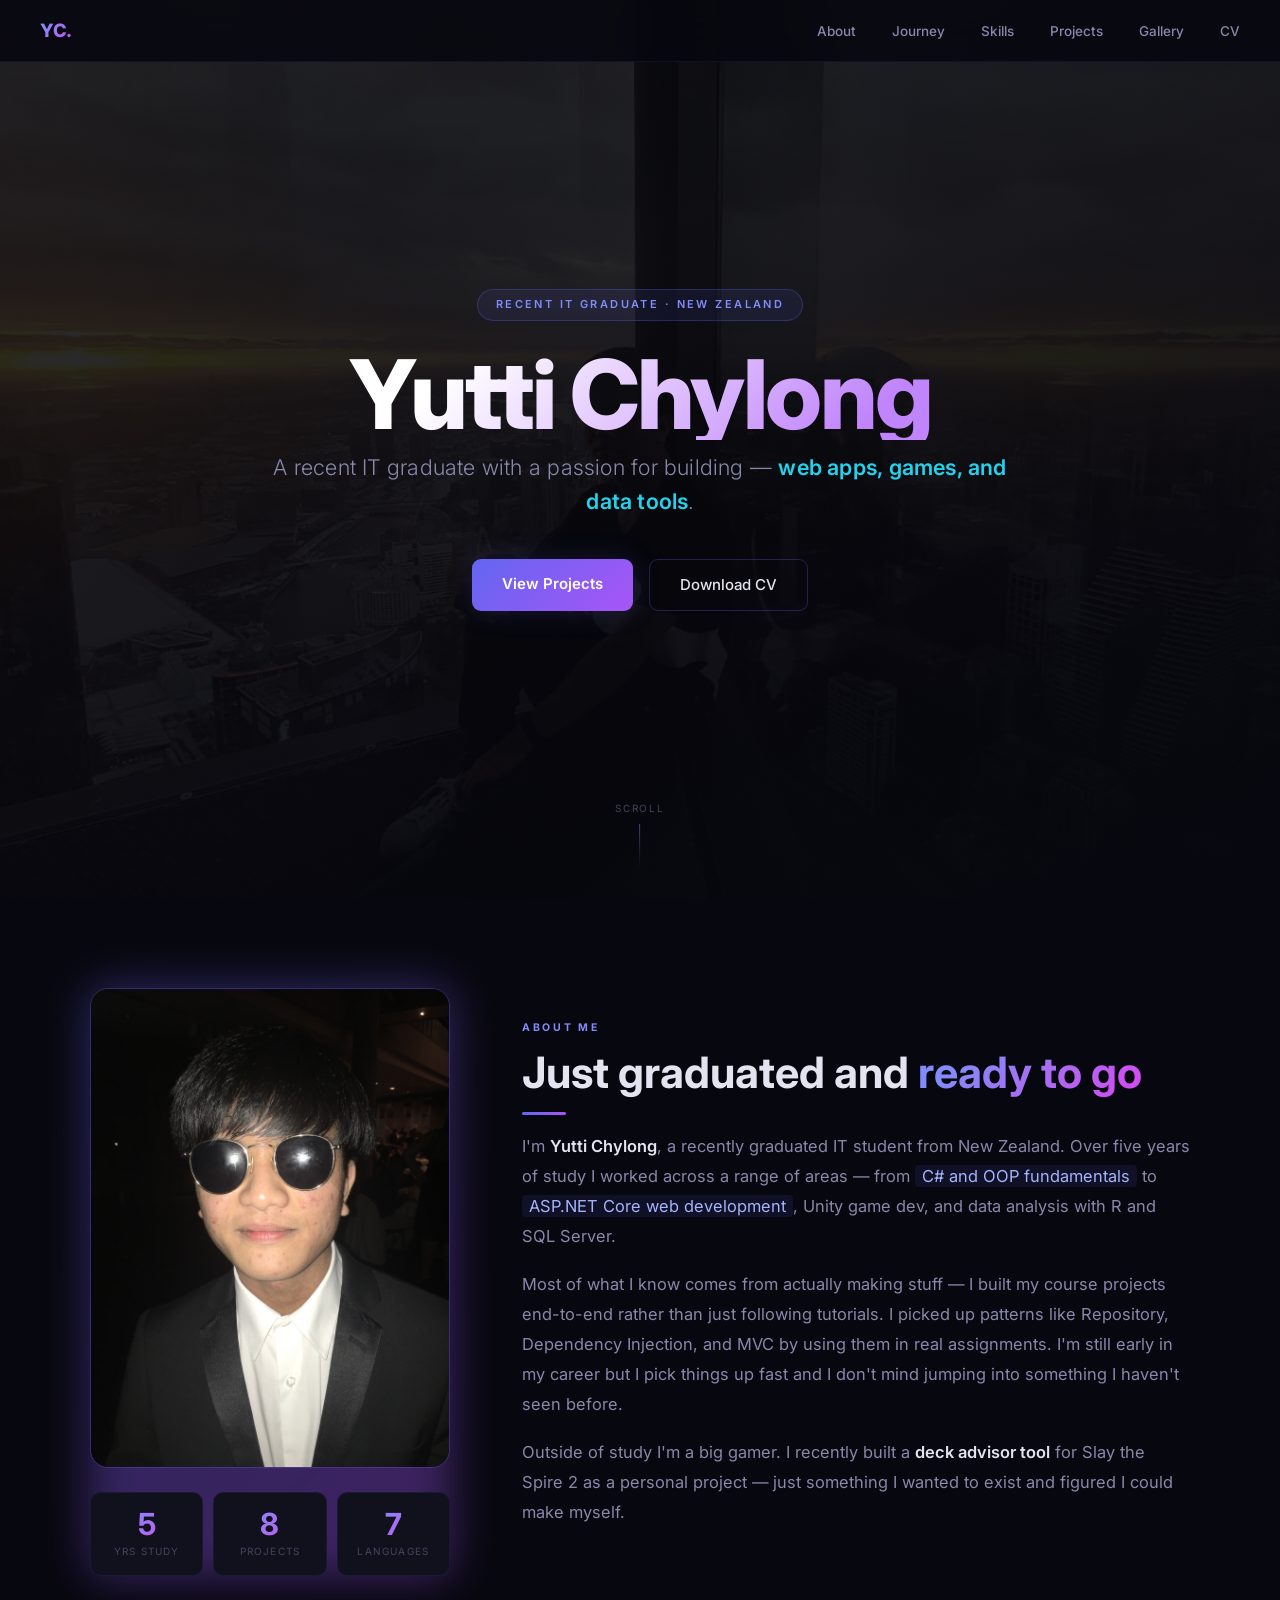
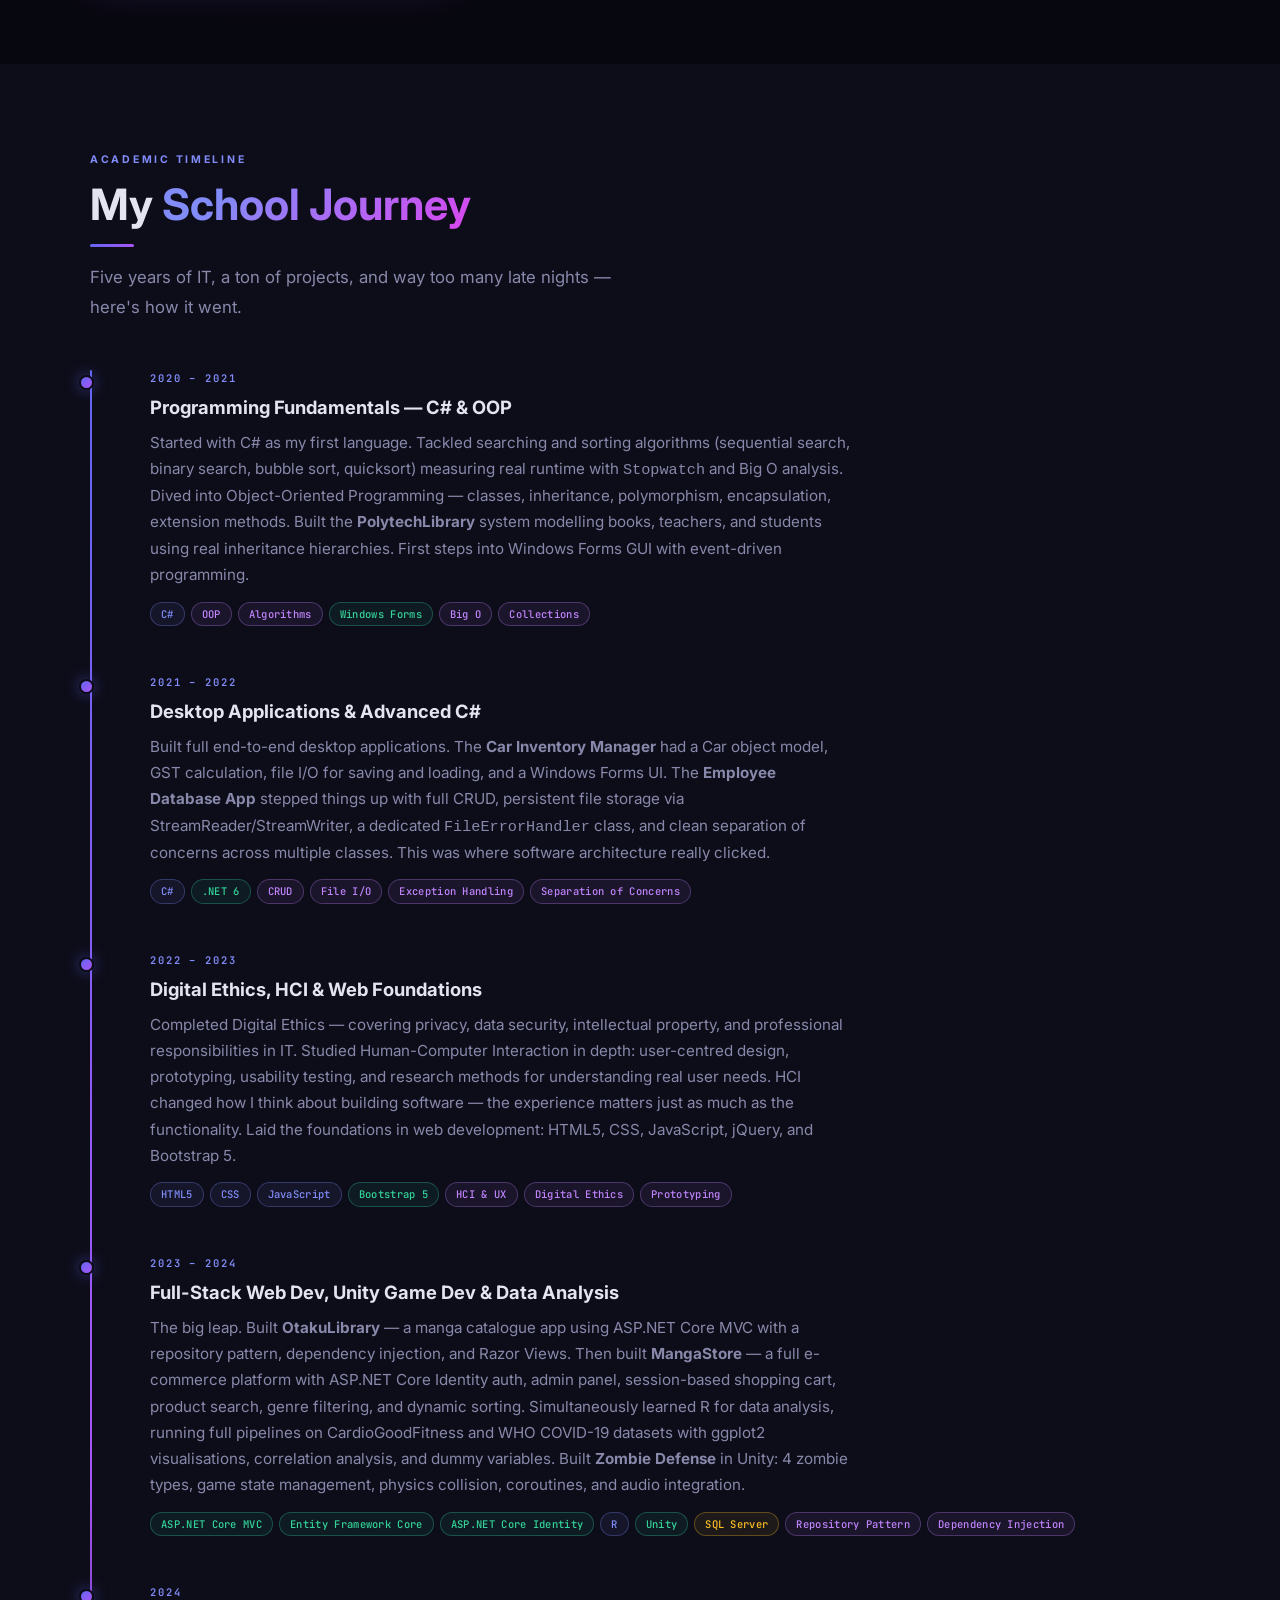
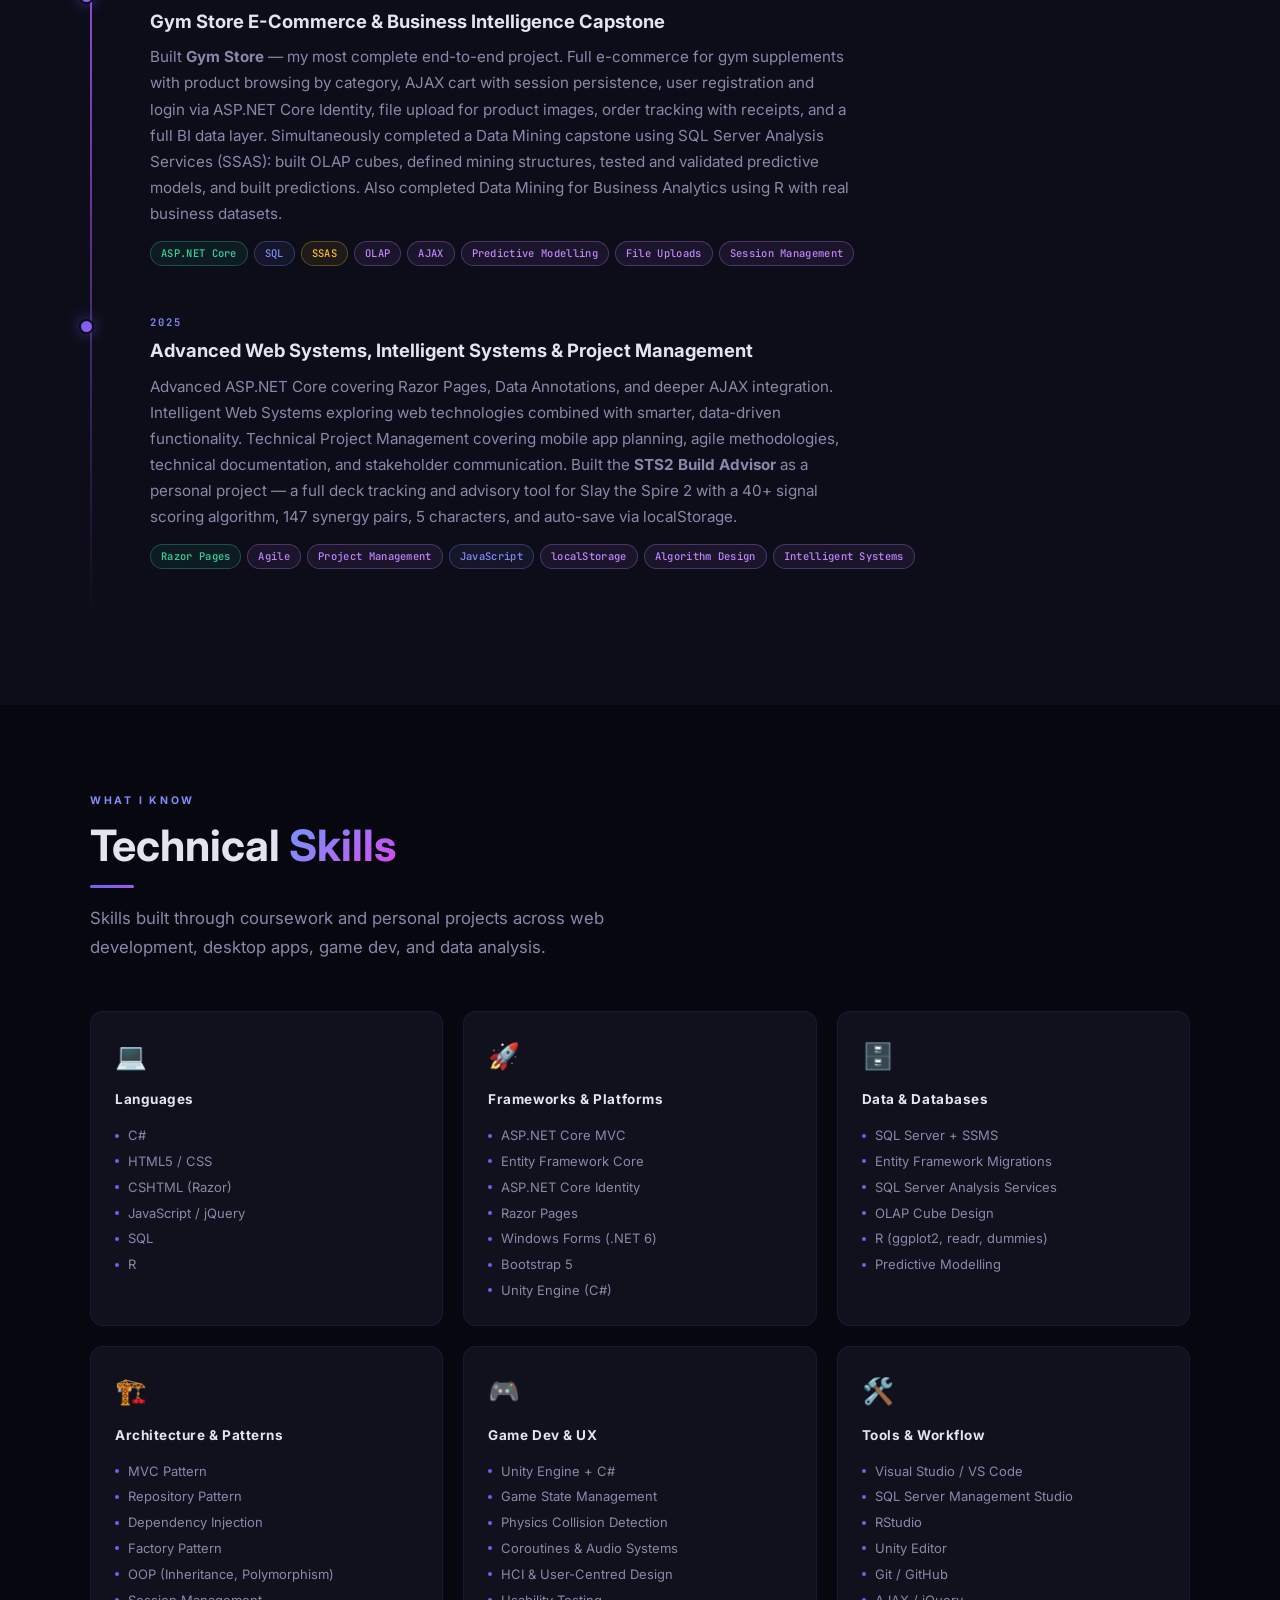
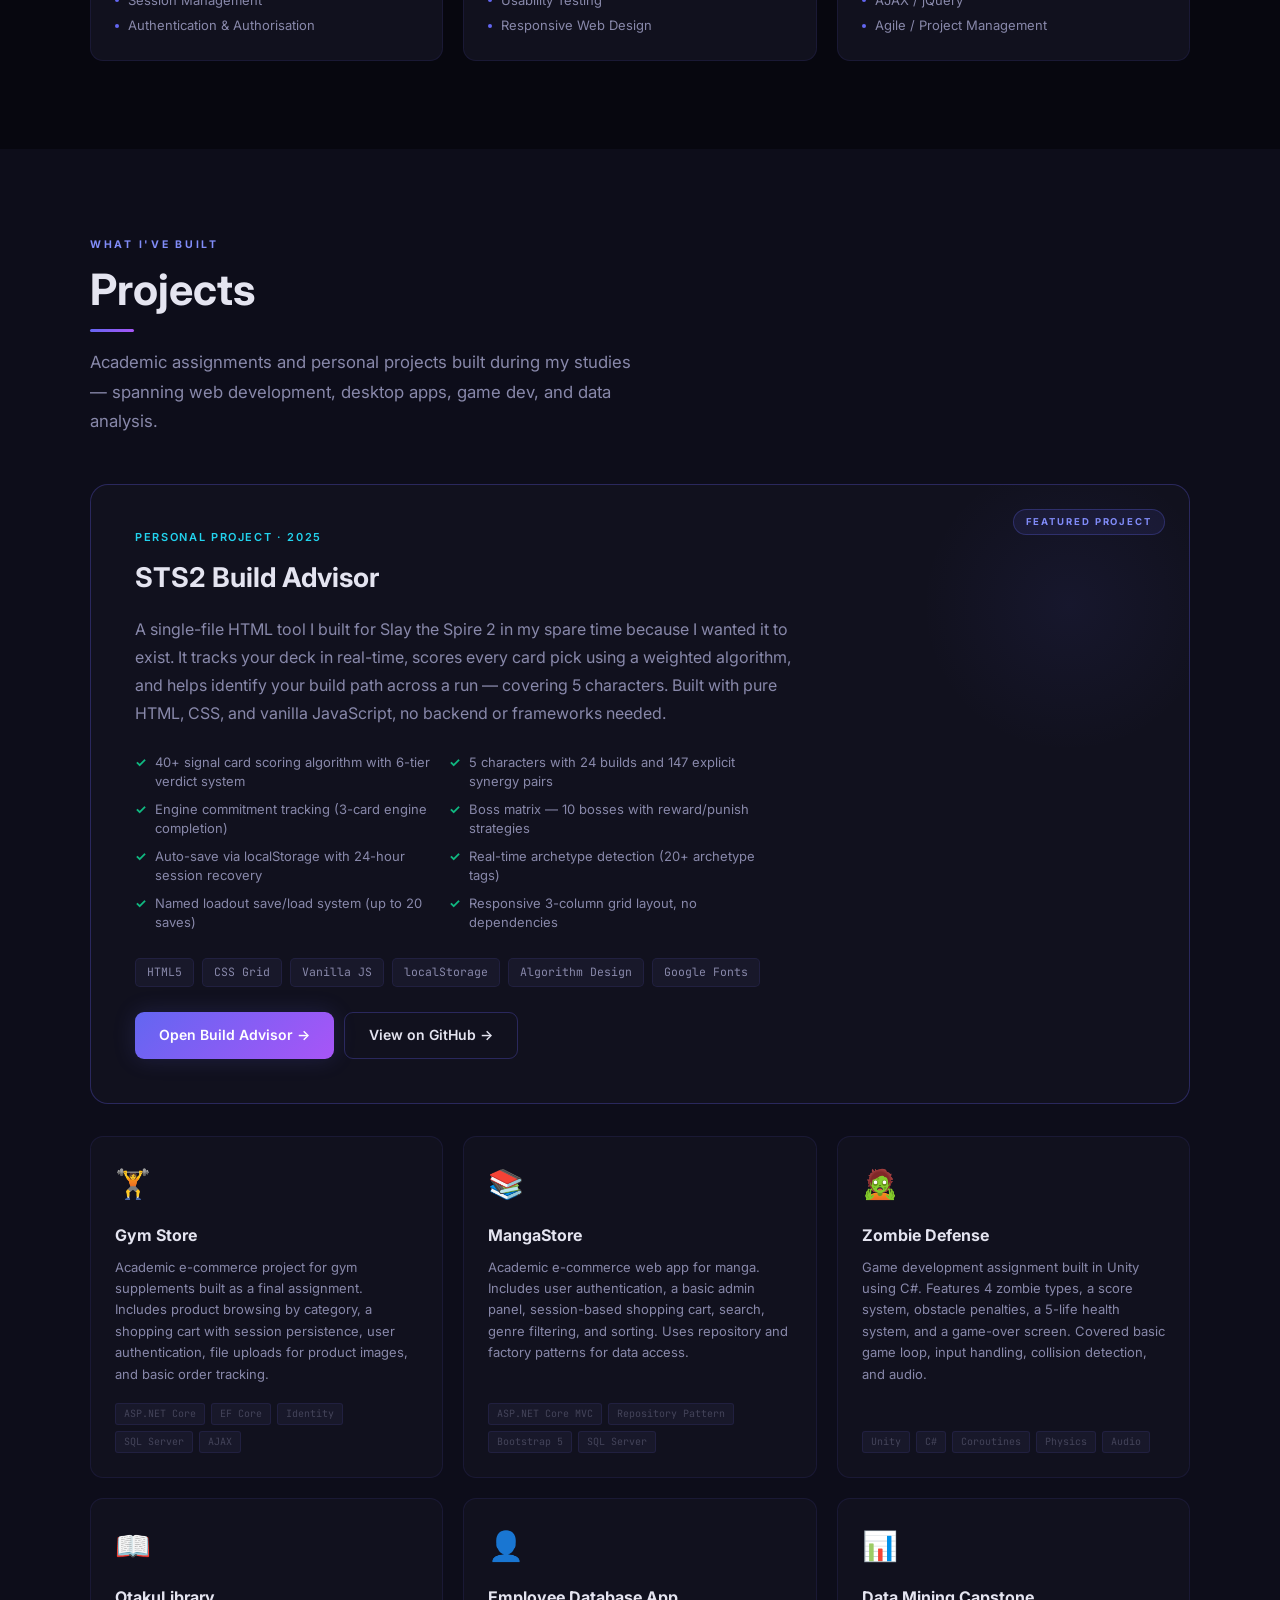
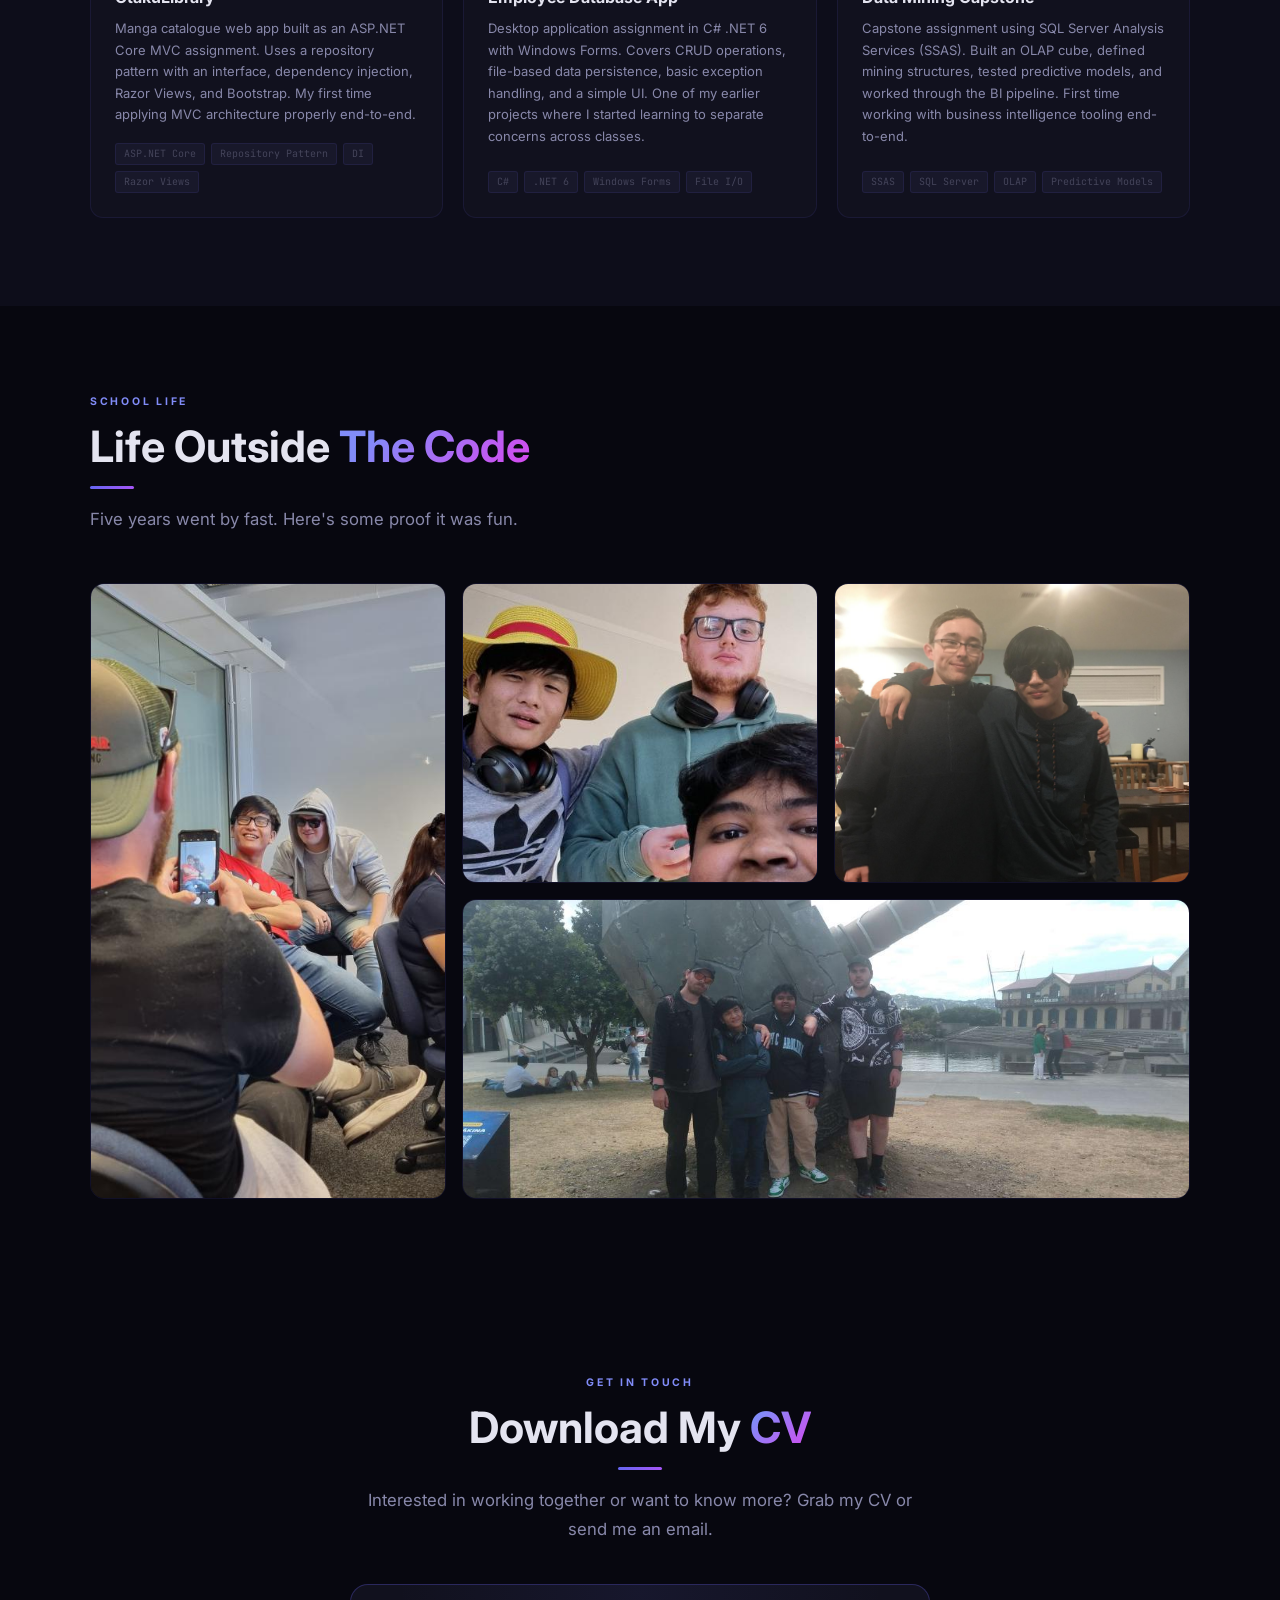
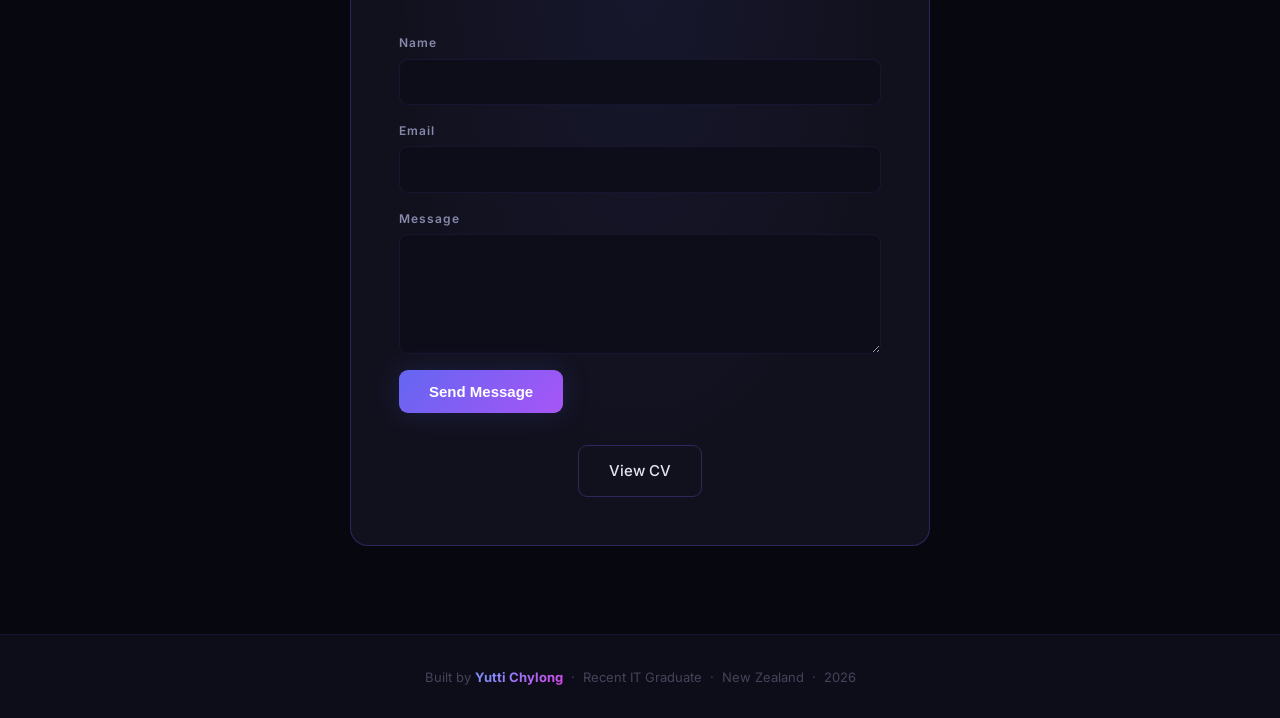
<file: index.html>
<!DOCTYPE html>
<html lang="en">
<head>
<meta charset="UTF-8">
<meta name="viewport" content="width=device-width, initial-scale=1.0">
<title>Yutti Chylong — IT Developer & Student</title>
<link rel="preconnect" href="https://fonts.googleapis.com">
<link rel="preconnect" href="https://fonts.gstatic.com" crossorigin>
<link href="https://fonts.googleapis.com/css2?family=Inter:wght@300;400;500;600;700;800&family=JetBrains+Mono:wght@400;500&display=swap" rel="stylesheet">
<style>
/* ===== RESET & VARIABLES ===== */
*, *::before, *::after { box-sizing: border-box; margin: 0; padding: 0; }
:root {
  --bg: #07070f;
  --bg2: #0d0d1a;
  --surface: #11111e;
  --surface2: #18182a;
  --border: rgba(110, 100, 255, 0.1);
  --border-bright: rgba(110, 100, 255, 0.28);
  --accent: #6366f1;
  --accent2: #a855f7;
  --teal: #22d3ee;
  --glow: rgba(99, 102, 241, 0.18);
  --text: #e4e4f0;
  --text-dim: #8888aa;
  --text-muted: #44445a;
  --green: #10b981;
  --amber: #f59e0b;
  --gradient: linear-gradient(135deg, #6366f1, #a855f7);
  --gradient-text: linear-gradient(135deg, #818cf8 20%, #d946ef 100%);
}
html { scroll-behavior: smooth; }
body {
  background: var(--bg);
  color: var(--text);
  font-family: 'Inter', -apple-system, BlinkMacSystemFont, sans-serif;
  font-size: 16px;
  line-height: 1.6;
  overflow-x: hidden;
}
img { max-width: 100%; height: auto; display: block; }
a { color: inherit; text-decoration: none; }
::-webkit-scrollbar { width: 5px; }
::-webkit-scrollbar-track { background: var(--bg2); }
::-webkit-scrollbar-thumb { background: var(--border-bright); border-radius: 3px; }

/* ===== NAV ===== */
nav {
  position: fixed; top: 0; left: 0; right: 0; z-index: 1000;
  padding: 1rem 2.5rem;
  display: flex; align-items: center; justify-content: space-between;
  background: rgba(7, 7, 15, 0.85);
  backdrop-filter: blur(24px);
  border-bottom: 1px solid var(--border);
}
.nav-logo {
  font-weight: 800; font-size: 1.15rem;
  background: var(--gradient-text);
  -webkit-background-clip: text; -webkit-text-fill-color: transparent; background-clip: text;
  letter-spacing: -0.02em;
}
.nav-links { display: flex; gap: 2.25rem; list-style: none; }
.nav-links a { font-size: 13.5px; color: var(--text-dim); font-weight: 500; transition: color 0.2s; }
.nav-links a:hover, .nav-links a.active { color: var(--text); }
.nav-links a.active { color: #818cf8; }

/* ===== HERO ===== */
.hero {
  min-height: 100vh; position: relative;
  display: flex; align-items: center; justify-content: center; overflow: hidden;
}
.hero-bg {
  position: absolute; inset: 0;
  background: url('Photoes/36065-10235-16605-54939-28997.webp') center/cover no-repeat;
  filter: brightness(0.28) saturate(0.7);
  transform: scale(1.04);
}
.hero-overlay {
  position: absolute; inset: 0;
  background: linear-gradient(160deg, rgba(7,7,15,0.3) 0%, rgba(7,7,15,0.6) 50%, var(--bg) 100%);
}
.hero-content {
  position: relative; z-index: 1;
  text-align: center; padding: 2rem;
  max-width: 820px;
  animation: fadeUp 0.9s cubic-bezier(0.22, 1, 0.36, 1) both;
}
.hero-tag {
  display: inline-block;
  font-size: 11px; font-weight: 600; letter-spacing: 0.22em; text-transform: uppercase;
  color: #818cf8;
  background: rgba(99, 102, 241, 0.1);
  border: 1px solid rgba(99, 102, 241, 0.28);
  padding: 6px 18px; border-radius: 100px; margin-bottom: 1.75rem;
}
.hero-name {
  font-size: clamp(3.2rem, 9vw, 6rem); font-weight: 800; line-height: 0.95;
  margin-bottom: 0.6rem; letter-spacing: -0.03em;
  background: linear-gradient(135deg, #fff 25%, #c084fc 80%);
  -webkit-background-clip: text; -webkit-text-fill-color: transparent; background-clip: text;
}
.hero-title {
  font-size: clamp(1rem, 2.5vw, 1.35rem); color: var(--text-dim);
  font-weight: 300; margin-bottom: 2.5rem; letter-spacing: 0.01em;
}
.hero-title strong { color: var(--teal); font-weight: 600; }
.hero-ctas { display: flex; gap: 1rem; justify-content: center; flex-wrap: wrap; }
.btn-primary {
  padding: 13px 30px;
  background: var(--gradient); color: white;
  border-radius: 9px; font-weight: 600; font-size: 15px;
  transition: all 0.22s; box-shadow: 0 0 28px var(--glow);
  border: none; cursor: pointer;
}
.btn-primary:hover { transform: translateY(-3px); box-shadow: 0 0 40px rgba(99,102,241,0.4); }
.btn-outline {
  padding: 13px 30px; background: transparent; color: var(--text);
  border: 1px solid var(--border-bright); border-radius: 9px;
  font-weight: 500; font-size: 15px; transition: all 0.22s; cursor: pointer;
}
.btn-outline:hover { background: var(--surface); border-color: #818cf8; color: #818cf8; }
.hero-scroll {
  position: absolute; bottom: 2rem; left: 50%; transform: translateX(-50%);
  display: flex; flex-direction: column; align-items: center; gap: 8px;
  color: var(--text-muted); font-size: 10px; letter-spacing: 0.18em; text-transform: uppercase;
  animation: scrollBounce 2.5s ease-in-out infinite;
}
.hero-scroll::after {
  content: ''; width: 1px; height: 44px;
  background: linear-gradient(to bottom, rgba(130,130,200,0.5), transparent);
}

/* ===== SECTION SHARED ===== */
section { padding: 5.5rem 2rem; }
.container { max-width: 1100px; margin: 0 auto; }
.s-label {
  font-size: 10.5px; font-weight: 700; letter-spacing: 0.26em;
  text-transform: uppercase; color: #818cf8; margin-bottom: 0.7rem;
}
.s-title {
  font-size: clamp(1.9rem, 4vw, 2.7rem); font-weight: 700;
  line-height: 1.15; margin-bottom: 0.9rem;
}
.s-title span {
  background: var(--gradient-text);
  -webkit-background-clip: text; -webkit-text-fill-color: transparent; background-clip: text;
}
.s-sub { font-size: 1.05rem; color: var(--text-dim); max-width: 560px; margin-bottom: 3rem; line-height: 1.75; }
.bar { width: 44px; height: 3px; background: var(--gradient); border-radius: 2px; margin-bottom: 1rem; }

/* ===== ABOUT ===== */
.about-grid {
  display: grid; grid-template-columns: 360px 1fr;
  gap: 4.5rem; align-items: center;
}
.photo-wrap { position: relative; }
.about-img {
  width: 100%; aspect-ratio: 3/4; object-fit: cover; object-position: top center;
  border-radius: 18px; border: 1px solid var(--border-bright);
}
.photo-glow {
  position: absolute; inset: -3px; border-radius: 21px;
  background: var(--gradient); z-index: -1; opacity: 0.35; filter: blur(22px);
}
.stat-row { display: grid; grid-template-columns: repeat(3, 1fr); gap: 10px; margin-top: 1.5rem; }
.stat-box {
  background: var(--surface); border: 1px solid var(--border);
  border-radius: 10px; padding: 1rem; text-align: center;
}
.stat-num {
  font-size: 1.9rem; font-weight: 700;
  background: var(--gradient-text);
  -webkit-background-clip: text; -webkit-text-fill-color: transparent; background-clip: text;
  line-height: 1;
}
.stat-lbl { font-size: 10px; color: var(--text-muted); letter-spacing: 0.12em; text-transform: uppercase; margin-top: 4px; }
.about-body p { color: var(--text-dim); margin-bottom: 1.1rem; font-size: 1.03rem; line-height: 1.82; }
.about-body p strong { color: var(--text); font-weight: 600; }
.hl { display: inline; background: rgba(99,102,241,0.1); padding: 1px 7px; border-radius: 4px; color: #a5b4fc; }

/* ===== JOURNEY ===== */
#journey { background: var(--bg2); }
.timeline { position: relative; padding-left: 1.75rem; }
.timeline::before {
  content: ''; position: absolute; left: 0; top: 0; bottom: 0; width: 2px;
  background: linear-gradient(to bottom, #6366f1, #a855f7 60%, transparent);
  border-radius: 2px;
}
.tl-item {
  position: relative; padding-bottom: 3rem; padding-left: 2rem;
  opacity: 0; transform: translateX(-18px); transition: opacity 0.55s ease, transform 0.55s ease;
}
.tl-item.visible { opacity: 1; transform: translateX(0); }
.tl-dot {
  position: absolute; left: -2.45rem; top: 5px;
  width: 15px; height: 15px;
  background: var(--gradient); border-radius: 50%;
  border: 2px solid var(--bg2); box-shadow: 0 0 14px rgba(99,102,241,0.5);
}
.tl-period {
  font-size: 10.5px; font-weight: 600; letter-spacing: 0.18em;
  text-transform: uppercase; color: #818cf8; margin-bottom: 0.35rem;
  font-family: 'JetBrains Mono', monospace;
}
.tl-heading { font-size: 1.15rem; font-weight: 700; margin-bottom: 0.5rem; }
.tl-body { color: var(--text-dim); font-size: 0.95rem; line-height: 1.72; max-width: 700px; }
.tl-tags { display: flex; flex-wrap: wrap; gap: 6px; margin-top: 0.85rem; }
.tag {
  font-size: 10.5px; font-weight: 500; padding: 3px 10px; border-radius: 100px;
  border: 1px solid; font-family: 'JetBrains Mono', monospace; letter-spacing: 0.03em;
}
.tl { color: #818cf8; border-color: rgba(129,140,248,0.3); background: rgba(129,140,248,0.07); }
.tf { color: #34d399; border-color: rgba(52,211,153,0.3); background: rgba(52,211,153,0.07); }
.tt { color: #fbbf24; border-color: rgba(251,191,36,0.3); background: rgba(251,191,36,0.07); }
.tc { color: #c084fc; border-color: rgba(192,132,252,0.3); background: rgba(192,132,252,0.07); }

/* ===== SKILLS ===== */
.skills-grid { display: grid; grid-template-columns: repeat(3, 1fr); gap: 1.25rem; }
.skill-card {
  background: var(--surface); border: 1px solid var(--border);
  border-radius: 13px; padding: 1.5rem; transition: all 0.22s;
}
.skill-card:hover { border-color: var(--border-bright); transform: translateY(-5px); box-shadow: 0 10px 36px rgba(0,0,0,0.35); }
.sk-icon { font-size: 1.6rem; margin-bottom: 0.8rem; }
.sk-title { font-size: 13.5px; font-weight: 700; letter-spacing: 0.04em; margin-bottom: 0.9rem; }
.sk-list { list-style: none; display: flex; flex-direction: column; gap: 5px; }
.sk-list li { font-size: 13px; color: var(--text-dim); display: flex; align-items: center; gap: 9px; }
.sk-list li::before { content: ''; width: 4px; height: 4px; border-radius: 50%; background: #6366f1; flex-shrink: 0; }

/* ===== PROJECTS ===== */
#projects { background: var(--bg2); }
.featured {
  background: var(--surface); border: 1px solid var(--border-bright);
  border-radius: 18px; padding: 2.75rem; margin-bottom: 2rem;
  position: relative; overflow: hidden;
}
.featured::before {
  content: 'FEATURED PROJECT';
  position: absolute; top: 1.5rem; right: 1.5rem;
  font-size: 9.5px; font-weight: 700; letter-spacing: 0.2em;
  color: #818cf8; background: rgba(99,102,241,0.1);
  border: 1px solid rgba(99,102,241,0.28);
  padding: 4px 12px; border-radius: 100px;
}
.featured::after {
  content: ''; position: absolute; top: -40px; right: -40px;
  width: 320px; height: 320px;
  background: radial-gradient(circle, rgba(99,102,241,0.07), transparent 65%);
  pointer-events: none;
}
.proj-badge {
  font-size: 11px; font-weight: 600; letter-spacing: 0.15em; text-transform: uppercase;
  color: var(--teal); margin-bottom: 0.55rem;
}
.proj-title { font-size: 1.7rem; font-weight: 700; margin-bottom: 1rem; }
.proj-desc { color: var(--text-dim); font-size: 1rem; line-height: 1.75; margin-bottom: 1.6rem; max-width: 680px; }
.proj-features {
  display: grid; grid-template-columns: repeat(2, 1fr);
  gap: 8px; margin-bottom: 1.6rem; max-width: 620px;
}
.proj-feat {
  font-size: 13px; color: var(--text-dim);
  display: flex; align-items: flex-start; gap: 9px; line-height: 1.5;
}
.proj-feat::before { content: '✓'; color: var(--green); font-weight: 700; flex-shrink: 0; }
.proj-tech { display: flex; flex-wrap: wrap; gap: 8px; margin-bottom: 1.6rem; }
.chip {
  font-size: 11.5px; font-family: 'JetBrains Mono', monospace;
  padding: 4px 11px; background: var(--surface2);
  border: 1px solid var(--border); border-radius: 5px; color: var(--text-dim);
}
.proj-link {
  display: inline-flex; align-items: center; gap: 8px;
  padding: 11px 24px; background: var(--gradient);
  color: white; border-radius: 9px; font-size: 14px; font-weight: 600;
  transition: all 0.22s; box-shadow: 0 0 22px var(--glow);
}
.proj-link:hover { transform: translateY(-2px); box-shadow: 0 0 36px rgba(99,102,241,0.38); }
.projects-grid { display: grid; grid-template-columns: repeat(3, 1fr); gap: 1.25rem; }
.proj-card {
  background: var(--surface); border: 1px solid var(--border);
  border-radius: 13px; padding: 1.5rem; transition: all 0.22s;
  display: flex; flex-direction: column;
}
.proj-card:hover { border-color: var(--border-bright); transform: translateY(-5px); box-shadow: 0 10px 36px rgba(0,0,0,0.3); }
.pc-icon { font-size: 1.8rem; margin-bottom: 1rem; }
.pc-title { font-size: 1rem; font-weight: 700; margin-bottom: 0.5rem; }
.pc-desc { font-size: 13px; color: var(--text-dim); line-height: 1.65; flex: 1; margin-bottom: 1.1rem; }
.pc-tech { display: flex; flex-wrap: wrap; gap: 6px; }
.mini { font-size: 10px; font-family: 'JetBrains Mono', monospace; padding: 2px 8px; background: var(--surface2); border: 1px solid var(--border); border-radius: 3px; color: var(--text-muted); }

/* ===== GALLERY ===== */
.gallery-grid {
  display: grid;
  grid-template-columns: repeat(3, 1fr);
  grid-template-rows: 300px 300px;
  gap: 1rem;
}
.gal-item {
  border-radius: 14px; overflow: hidden;
  border: 1px solid var(--border); position: relative;
  transition: all 0.3s; cursor: zoom-in;
}
.gal-item:hover { border-color: var(--border-bright); transform: scale(1.02); box-shadow: 0 10px 40px rgba(0,0,0,0.5); z-index: 2; }
.gal-item img { width: 100%; height: 100%; object-fit: cover; transition: transform 0.5s; }
.gal-item:hover img { transform: scale(1.06); }
.gal-item.tall { grid-row: span 2; }
.gal-item.wide { grid-column: span 2; }
.gal-cap {
  position: absolute; bottom: 0; left: 0; right: 0;
  padding: 0.85rem 1rem;
  background: linear-gradient(to top, rgba(0,0,0,0.82), transparent);
  font-size: 12px; color: rgba(255,255,255,0.82);
  opacity: 0; transition: opacity 0.3s;
}
.gal-item:hover .gal-cap { opacity: 1; }

/* ===== CV ===== */
.cv-wrap { text-align: center; }
.cv-wrap .s-sub { margin: 0 auto 2.5rem; }
.cv-card {
  background: var(--surface); border: 1px solid var(--border-bright);
  border-radius: 18px; padding: 3rem; max-width: 580px;
  margin: 0 auto; position: relative; overflow: hidden;
}
.cv-card::before {
  content: ''; position: absolute; inset: 0;
  background: radial-gradient(ellipse at top, rgba(99,102,241,0.07), transparent 60%);
  pointer-events: none;
}
.cv-email {
  display: inline-block; font-family: 'JetBrains Mono', monospace;
  font-size: 13.5px; color: var(--text-dim); margin-bottom: 2rem;
  padding: 10px 22px; background: var(--bg2); border: 1px solid var(--border); border-radius: 9px;
}
.cv-btns { display: flex; gap: 1rem; justify-content: center; flex-wrap: wrap; }
.contact-form { position: relative; display: flex; flex-direction: column; gap: 1rem; text-align: left; margin-bottom: 2rem; }
.contact-form label { font-size: 12px; font-weight: 600; letter-spacing: 0.08em; color: var(--text-dim); display: flex; flex-direction: column; gap: 6px; }
.contact-form input, .contact-form textarea {
  width: 100%; padding: 11px 14px; font: inherit; font-size: 14px; color: var(--text);
  background: var(--bg2); border: 1px solid var(--border); border-radius: 9px; transition: border-color 0.2s;
}
.contact-form textarea { min-height: 120px; resize: vertical; }
.contact-form input:focus, .contact-form textarea:focus { outline: none; border-color: #818cf8; }
.contact-form .btn-primary { align-self: flex-start; }

/* ===== FOOTER ===== */
footer {
  background: var(--bg2); border-top: 1px solid var(--border);
  padding: 2rem; text-align: center; color: var(--text-muted); font-size: 13px;
}
footer strong {
  background: var(--gradient-text);
  -webkit-background-clip: text; -webkit-text-fill-color: transparent; background-clip: text;
  font-weight: 700;
}

/* ===== ANIMATIONS ===== */
@keyframes fadeUp {
  from { opacity: 0; transform: translateY(28px); }
  to { opacity: 1; transform: translateY(0); }
}
@keyframes scrollBounce {
  0%, 100% { transform: translateX(-50%) translateY(0); }
  50% { transform: translateX(-50%) translateY(-10px); }
}
.fade-in { opacity: 0; transform: translateY(18px); transition: opacity 0.6s ease, transform 0.6s ease; }
.fade-in.visible { opacity: 1; transform: translateY(0); }

/* ===== RESPONSIVE ===== */
@media (max-width: 960px) {
  .about-grid { grid-template-columns: 1fr; }
  .photo-wrap { max-width: 300px; margin: 0 auto; }
  .skills-grid { grid-template-columns: repeat(2, 1fr); }
  .projects-grid { grid-template-columns: repeat(2, 1fr); }
  .proj-features { grid-template-columns: 1fr; }
  .gallery-grid { grid-template-columns: repeat(2, 1fr); grid-template-rows: 260px 260px; }
  .gal-item.tall { grid-row: span 1; }
  .gal-item.wide { grid-column: span 2; }
  nav { padding: 1rem 1.5rem; }
  .nav-links { gap: 1.5rem; }
}
@media (max-width: 620px) {
  section { padding: 4rem 1.25rem; }
  .nav-links { display: none; }
  .skills-grid { grid-template-columns: 1fr; }
  .projects-grid { grid-template-columns: 1fr; }
  .gallery-grid { grid-template-columns: 1fr; grid-template-rows: auto; }
  .gal-item { height: 240px; }
  .gal-item.tall, .gal-item.wide { grid-row: auto; grid-column: auto; }
  .featured { padding: 1.75rem; }
  .featured::before { display: none; }
}
</style>
</head>
<body>

<!-- ===== NAV ===== -->
<nav id="main-nav">
  <div class="nav-logo">YC.</div>
  <ul class="nav-links">
    <li><a href="#about">About</a></li>
    <li><a href="#journey">Journey</a></li>
    <li><a href="#skills">Skills</a></li>
    <li><a href="#projects">Projects</a></li>
    <li><a href="#gallery">Gallery</a></li>
    <li><a href="#cv">CV</a></li>
  </ul>
</nav>

<!-- ===== HERO ===== -->
<section class="hero" id="home">
  <div class="hero-bg"></div>
  <div class="hero-overlay"></div>
  <div class="hero-content">
    <div class="hero-tag">Recent IT Graduate · New Zealand</div>
    <h1 class="hero-name">Yutti Chylong</h1>
    <p class="hero-title">
      A recent IT graduate with a passion for building — <strong>web apps, games, and data tools</strong>.
    </p>
    <div class="hero-ctas">
      <a href="#projects" class="btn-primary">View Projects</a>
      <a href="Yutti Chy-Long IT CV.pdf" download class="btn-outline">Download CV</a>
    </div>
  </div>
  <div class="hero-scroll">Scroll</div>
</section>

<!-- ===== ABOUT ===== -->
<section id="about">
  <div class="container">
    <div class="about-grid fade-in">
      <div class="photo-wrap">
        <img class="about-img" src="Photoes/image0.jpg" alt="Yutti Chylong">
        <div class="photo-glow"></div>
        <div class="stat-row">
          <div class="stat-box">
            <div class="stat-num">5</div>
            <div class="stat-lbl">Yrs Study</div>
          </div>
          <div class="stat-box">
            <div class="stat-num">8</div>
            <div class="stat-lbl">Projects</div>
          </div>
          <div class="stat-box">
            <div class="stat-num">7</div>
            <div class="stat-lbl">Languages</div>
          </div>
        </div>
      </div>
      <div class="about-body">
        <div class="s-label">About Me</div>
        <h2 class="s-title">Just graduated and <span>ready to go</span></h2>
        <div class="bar"></div>
        <p>I'm <strong>Yutti Chylong</strong>, a recently graduated IT student from New Zealand. Over five years of study I worked across a range of areas — from <span class="hl">C# and OOP fundamentals</span> to <span class="hl">ASP.NET Core web development</span>, Unity game dev, and data analysis with R and SQL Server.</p>
        <p>Most of what I know comes from actually making stuff — I built my course projects end-to-end rather than just following tutorials. I picked up patterns like Repository, Dependency Injection, and MVC by using them in real assignments. I'm still early in my career but I pick things up fast and I don't mind jumping into something I haven't seen before.</p>
        <p>Outside of study I'm a big gamer. I recently built a <strong>deck advisor tool</strong> for Slay the Spire 2 as a personal project — just something I wanted to exist and figured I could make myself.</p>
      </div>
    </div>
  </div>
</section>

<!-- ===== SCHOOL JOURNEY ===== -->
<section id="journey">
  <div class="container">
    <div class="fade-in">
      <div class="s-label">Academic Timeline</div>
      <h2 class="s-title">My <span>School Journey</span></h2>
      <div class="bar"></div>
      <p class="s-sub">Five years of IT, a ton of projects, and way too many late nights — here's how it went.</p>
    </div>

    <div class="timeline">

      <div class="tl-item">
        <div class="tl-dot"></div>
        <div class="tl-period">2020 – 2021</div>
        <div class="tl-heading">Programming Fundamentals — C# &amp; OOP</div>
        <div class="tl-body">
          Started with C# as my first language. Tackled searching and sorting algorithms (sequential search, binary search, bubble sort, quicksort) measuring real runtime with <code>Stopwatch</code> and Big O analysis. Dived into Object-Oriented Programming — classes, inheritance, polymorphism, encapsulation, extension methods. Built the <strong>PolytechLibrary</strong> system modelling books, teachers, and students using real inheritance hierarchies. First steps into Windows Forms GUI with event-driven programming.
        </div>
        <div class="tl-tags">
          <span class="tag tl">C#</span>
          <span class="tag tc">OOP</span>
          <span class="tag tc">Algorithms</span>
          <span class="tag tf">Windows Forms</span>
          <span class="tag tc">Big O</span>
          <span class="tag tc">Collections</span>
        </div>
      </div>

      <div class="tl-item">
        <div class="tl-dot"></div>
        <div class="tl-period">2021 – 2022</div>
        <div class="tl-heading">Desktop Applications &amp; Advanced C#</div>
        <div class="tl-body">
          Built full end-to-end desktop applications. The <strong>Car Inventory Manager</strong> had a Car object model, GST calculation, file I/O for saving and loading, and a Windows Forms UI. The <strong>Employee Database App</strong> stepped things up with full CRUD, persistent file storage via StreamReader/StreamWriter, a dedicated <code>FileErrorHandler</code> class, and clean separation of concerns across multiple classes. This was where software architecture really clicked.
        </div>
        <div class="tl-tags">
          <span class="tag tl">C#</span>
          <span class="tag tf">.NET 6</span>
          <span class="tag tc">CRUD</span>
          <span class="tag tc">File I/O</span>
          <span class="tag tc">Exception Handling</span>
          <span class="tag tc">Separation of Concerns</span>
        </div>
      </div>

      <div class="tl-item">
        <div class="tl-dot"></div>
        <div class="tl-period">2022 – 2023</div>
        <div class="tl-heading">Digital Ethics, HCI &amp; Web Foundations</div>
        <div class="tl-body">
          Completed Digital Ethics — covering privacy, data security, intellectual property, and professional responsibilities in IT. Studied Human-Computer Interaction in depth: user-centred design, prototyping, usability testing, and research methods for understanding real user needs. HCI changed how I think about building software — the experience matters just as much as the functionality. Laid the foundations in web development: HTML5, CSS, JavaScript, jQuery, and Bootstrap 5.
        </div>
        <div class="tl-tags">
          <span class="tag tl">HTML5</span>
          <span class="tag tl">CSS</span>
          <span class="tag tl">JavaScript</span>
          <span class="tag tf">Bootstrap 5</span>
          <span class="tag tc">HCI &amp; UX</span>
          <span class="tag tc">Digital Ethics</span>
          <span class="tag tc">Prototyping</span>
        </div>
      </div>

      <div class="tl-item">
        <div class="tl-dot"></div>
        <div class="tl-period">2023 – 2024</div>
        <div class="tl-heading">Full-Stack Web Dev, Unity Game Dev &amp; Data Analysis</div>
        <div class="tl-body">
          The big leap. Built <strong>OtakuLibrary</strong> — a manga catalogue app using ASP.NET Core MVC with a repository pattern, dependency injection, and Razor Views. Then built <strong>MangaStore</strong> — a full e-commerce platform with ASP.NET Core Identity auth, admin panel, session-based shopping cart, product search, genre filtering, and dynamic sorting. Simultaneously learned R for data analysis, running full pipelines on CardioGoodFitness and WHO COVID-19 datasets with ggplot2 visualisations, correlation analysis, and dummy variables. Built <strong>Zombie Defense</strong> in Unity: 4 zombie types, game state management, physics collision, coroutines, and audio integration.
        </div>
        <div class="tl-tags">
          <span class="tag tf">ASP.NET Core MVC</span>
          <span class="tag tf">Entity Framework Core</span>
          <span class="tag tf">ASP.NET Core Identity</span>
          <span class="tag tl">R</span>
          <span class="tag tf">Unity</span>
          <span class="tag tt">SQL Server</span>
          <span class="tag tc">Repository Pattern</span>
          <span class="tag tc">Dependency Injection</span>
        </div>
      </div>

      <div class="tl-item">
        <div class="tl-dot"></div>
        <div class="tl-period">2024</div>
        <div class="tl-heading">Gym Store E-Commerce &amp; Business Intelligence Capstone</div>
        <div class="tl-body">
          Built <strong>Gym Store</strong> — my most complete end-to-end project. Full e-commerce for gym supplements with product browsing by category, AJAX cart with session persistence, user registration and login via ASP.NET Core Identity, file upload for product images, order tracking with receipts, and a full BI data layer. Simultaneously completed a Data Mining capstone using SQL Server Analysis Services (SSAS): built OLAP cubes, defined mining structures, tested and validated predictive models, and built predictions. Also completed Data Mining for Business Analytics using R with real business datasets.
        </div>
        <div class="tl-tags">
          <span class="tag tf">ASP.NET Core</span>
          <span class="tag tl">SQL</span>
          <span class="tag tt">SSAS</span>
          <span class="tag tc">OLAP</span>
          <span class="tag tc">AJAX</span>
          <span class="tag tc">Predictive Modelling</span>
          <span class="tag tc">File Uploads</span>
          <span class="tag tc">Session Management</span>
        </div>
      </div>

      <div class="tl-item">
        <div class="tl-dot"></div>
        <div class="tl-period">2025</div>
        <div class="tl-heading">Advanced Web Systems, Intelligent Systems &amp; Project Management</div>
        <div class="tl-body">
          Advanced ASP.NET Core covering Razor Pages, Data Annotations, and deeper AJAX integration. Intelligent Web Systems exploring web technologies combined with smarter, data-driven functionality. Technical Project Management covering mobile app planning, agile methodologies, technical documentation, and stakeholder communication. Built the <strong>STS2 Build Advisor</strong> as a personal project — a full deck tracking and advisory tool for Slay the Spire 2 with a 40+ signal scoring algorithm, 147 synergy pairs, 5 characters, and auto-save via localStorage.
        </div>
        <div class="tl-tags">
          <span class="tag tf">Razor Pages</span>
          <span class="tag tc">Agile</span>
          <span class="tag tc">Project Management</span>
          <span class="tag tl">JavaScript</span>
          <span class="tag tc">localStorage</span>
          <span class="tag tc">Algorithm Design</span>
          <span class="tag tc">Intelligent Systems</span>
        </div>
      </div>

    </div>
  </div>
</section>

<!-- ===== SKILLS ===== -->
<section id="skills">
  <div class="container">
    <div class="fade-in">
      <div class="s-label">What I Know</div>
      <h2 class="s-title">Technical <span>Skills</span></h2>
      <div class="bar"></div>
      <p class="s-sub">Skills built through coursework and personal projects across web development, desktop apps, game dev, and data analysis.</p>
    </div>
    <div class="skills-grid fade-in">

      <div class="skill-card">
        <div class="sk-icon">💻</div>
        <div class="sk-title">Languages</div>
        <ul class="sk-list">
          <li>C#</li>
          <li>HTML5 / CSS</li>
          <li>CSHTML (Razor)</li>
          <li>JavaScript / jQuery</li>
          <li>SQL</li>
          <li>R</li>
        </ul>
      </div>

      <div class="skill-card">
        <div class="sk-icon">🚀</div>
        <div class="sk-title">Frameworks &amp; Platforms</div>
        <ul class="sk-list">
          <li>ASP.NET Core MVC</li>
          <li>Entity Framework Core</li>
          <li>ASP.NET Core Identity</li>
          <li>Razor Pages</li>
          <li>Windows Forms (.NET 6)</li>
          <li>Bootstrap 5</li>
          <li>Unity Engine (C#)</li>
        </ul>
      </div>

      <div class="skill-card">
        <div class="sk-icon">🗄️</div>
        <div class="sk-title">Data &amp; Databases</div>
        <ul class="sk-list">
          <li>SQL Server + SSMS</li>
          <li>Entity Framework Migrations</li>
          <li>SQL Server Analysis Services</li>
          <li>OLAP Cube Design</li>
          <li>R (ggplot2, readr, dummies)</li>
          <li>Predictive Modelling</li>
        </ul>
      </div>

      <div class="skill-card">
        <div class="sk-icon">🏗️</div>
        <div class="sk-title">Architecture &amp; Patterns</div>
        <ul class="sk-list">
          <li>MVC Pattern</li>
          <li>Repository Pattern</li>
          <li>Dependency Injection</li>
          <li>Factory Pattern</li>
          <li>OOP (Inheritance, Polymorphism)</li>
          <li>Session Management</li>
          <li>Authentication &amp; Authorisation</li>
        </ul>
      </div>

      <div class="skill-card">
        <div class="sk-icon">🎮</div>
        <div class="sk-title">Game Dev &amp; UX</div>
        <ul class="sk-list">
          <li>Unity Engine + C#</li>
          <li>Game State Management</li>
          <li>Physics Collision Detection</li>
          <li>Coroutines &amp; Audio Systems</li>
          <li>HCI &amp; User-Centred Design</li>
          <li>Usability Testing</li>
          <li>Responsive Web Design</li>
        </ul>
      </div>

      <div class="skill-card">
        <div class="sk-icon">🛠️</div>
        <div class="sk-title">Tools &amp; Workflow</div>
        <ul class="sk-list">
          <li>Visual Studio / VS Code</li>
          <li>SQL Server Management Studio</li>
          <li>RStudio</li>
          <li>Unity Editor</li>
          <li>Git / GitHub</li>
          <li>AJAX / jQuery</li>
          <li>Agile / Project Management</li>
        </ul>
      </div>

    </div>
  </div>
</section>

<!-- ===== PROJECTS ===== -->
<section id="projects">
  <div class="container">
    <div class="fade-in">
      <div class="s-label">What I've Built</div>
      <h2 class="s-title">Projects</h2>
      <div class="bar"></div>
      <p class="s-sub">Academic assignments and personal projects built during my studies — spanning web development, desktop apps, game dev, and data analysis.</p>
    </div>

    <!-- FEATURED: STS2 -->
    <div class="featured fade-in">
      <div class="proj-badge">Personal Project · 2025</div>
      <h3 class="proj-title">STS2 Build Advisor</h3>
      <p class="proj-desc">
        A single-file HTML tool I built for Slay the Spire 2 in my spare time because I wanted it to exist. It tracks your deck in real-time, scores every card pick using a weighted algorithm, and helps identify your build path across a run — covering 5 characters. Built with pure HTML, CSS, and vanilla JavaScript, no backend or frameworks needed.
      </p>
      <div class="proj-features">
        <div class="proj-feat">40+ signal card scoring algorithm with 6-tier verdict system</div>
        <div class="proj-feat">5 characters with 24 builds and 147 explicit synergy pairs</div>
        <div class="proj-feat">Engine commitment tracking (3-card engine completion)</div>
        <div class="proj-feat">Boss matrix — 10 bosses with reward/punish strategies</div>
        <div class="proj-feat">Auto-save via localStorage with 24-hour session recovery</div>
        <div class="proj-feat">Real-time archetype detection (20+ archetype tags)</div>
        <div class="proj-feat">Named loadout save/load system (up to 20 saves)</div>
        <div class="proj-feat">Responsive 3-column grid layout, no dependencies</div>
      </div>
      <div class="proj-tech">
        <span class="chip">HTML5</span>
        <span class="chip">CSS Grid</span>
        <span class="chip">Vanilla JS</span>
        <span class="chip">localStorage</span>
        <span class="chip">Algorithm Design</span>
        <span class="chip">Google Fonts</span>
      </div>
      <div style="display:flex;gap:10px;flex-wrap:wrap;">
        <a href="https://mranime-0001.github.io/Spire-Forge/sts2-build-advisor.html" class="proj-link" target="_blank">Open Build Advisor →</a>
        <a href="https://github.com/MrAnime-0001/Spire-Forge" class="btn-outline" target="_blank" style="display:inline-flex;align-items:center;padding:11px 24px;font-size:14px;font-weight:600;">View on GitHub →</a>
      </div>
    </div>

    <!-- PROJECT GRID -->
    <div class="projects-grid fade-in">

      <div class="proj-card">
        <div class="pc-icon">🏋️</div>
        <div class="pc-title">Gym Store</div>
        <div class="pc-desc">Academic e-commerce project for gym supplements built as a final assignment. Includes product browsing by category, a shopping cart with session persistence, user authentication, file uploads for product images, and basic order tracking.</div>
        <div class="pc-tech">
          <span class="mini">ASP.NET Core</span>
          <span class="mini">EF Core</span>
          <span class="mini">Identity</span>
          <span class="mini">SQL Server</span>
          <span class="mini">AJAX</span>
        </div>
      </div>

      <div class="proj-card">
        <div class="pc-icon">📚</div>
        <div class="pc-title">MangaStore</div>
        <div class="pc-desc">Academic e-commerce web app for manga. Includes user authentication, a basic admin panel, session-based shopping cart, search, genre filtering, and sorting. Uses repository and factory patterns for data access.</div>
        <div class="pc-tech">
          <span class="mini">ASP.NET Core MVC</span>
          <span class="mini">Repository Pattern</span>
          <span class="mini">Bootstrap 5</span>
          <span class="mini">SQL Server</span>
        </div>
      </div>

      <div class="proj-card">
        <div class="pc-icon">🧟</div>
        <div class="pc-title">Zombie Defense</div>
        <div class="pc-desc">Game development assignment built in Unity using C#. Features 4 zombie types, a score system, obstacle penalties, a 5-life health system, and a game-over screen. Covered basic game loop, input handling, collision detection, and audio.</div>
        <div class="pc-tech">
          <span class="mini">Unity</span>
          <span class="mini">C#</span>
          <span class="mini">Coroutines</span>
          <span class="mini">Physics</span>
          <span class="mini">Audio</span>
        </div>
      </div>

      <div class="proj-card">
        <div class="pc-icon">📖</div>
        <div class="pc-title">OtakuLibrary</div>
        <div class="pc-desc">Manga catalogue web app built as an ASP.NET Core MVC assignment. Uses a repository pattern with an interface, dependency injection, Razor Views, and Bootstrap. My first time applying MVC architecture properly end-to-end.</div>
        <div class="pc-tech">
          <span class="mini">ASP.NET Core</span>
          <span class="mini">Repository Pattern</span>
          <span class="mini">DI</span>
          <span class="mini">Razor Views</span>
        </div>
      </div>

      <div class="proj-card">
        <div class="pc-icon">👤</div>
        <div class="pc-title">Employee Database App</div>
        <div class="pc-desc">Desktop application assignment in C# .NET 6 with Windows Forms. Covers CRUD operations, file-based data persistence, basic exception handling, and a simple UI. One of my earlier projects where I started learning to separate concerns across classes.</div>
        <div class="pc-tech">
          <span class="mini">C#</span>
          <span class="mini">.NET 6</span>
          <span class="mini">Windows Forms</span>
          <span class="mini">File I/O</span>
        </div>
      </div>

      <div class="proj-card">
        <div class="pc-icon">📊</div>
        <div class="pc-title">Data Mining Capstone</div>
        <div class="pc-desc">Capstone assignment using SQL Server Analysis Services (SSAS). Built an OLAP cube, defined mining structures, tested predictive models, and worked through the BI pipeline. First time working with business intelligence tooling end-to-end.</div>
        <div class="pc-tech">
          <span class="mini">SSAS</span>
          <span class="mini">SQL Server</span>
          <span class="mini">OLAP</span>
          <span class="mini">Predictive Models</span>
        </div>
      </div>

    </div>
  </div>
</section>

<!-- ===== GALLERY ===== -->
<section id="gallery">
  <div class="container">
    <div class="fade-in">
      <div class="s-label">School Life</div>
      <h2 class="s-title">Life Outside <span>The Code</span></h2>
      <div class="bar"></div>
      <p class="s-sub">Five years went by fast. Here's some proof it was fun.</p>
    </div>
    <div class="gallery-grid fade-in">

      <!-- Tall: classroom smiling — clear, genuine portrait -->
      <div class="gal-item tall">
        <img src="Photoes/IMG_20240517_092813_509.jpg" alt="Yutti at school" loading="lazy">
        <div class="gal-cap">Good times at school</div>
      </div>

      <!-- Top middle: friends with Luffy hat -->
      <div class="gal-item">
        <img src="Photoes/IMG_20240517_092802_122.jpg" alt="Yutti and friends" loading="lazy">
        <div class="gal-cap">One Piece era — straw hat secured</div>
      </div>

      <!-- Top right: with friend, cool sunglasses -->
      <div class="gal-item">
        <img src="Photoes/66726-85324-31333-60164-97936.jpg" alt="Yutti with a friend" loading="lazy">
        <div class="gal-cap">Staying cool with the crew</div>
      </div>

      <!-- Bottom wide: group at Thor's hammer Wellington -->
      <div class="gal-item wide">
        <img src="Photoes/IMG_20240517_092815_394.jpg" alt="Wellington — Mjolnir" loading="lazy" style="object-position: center 30%;">
        <div class="gal-cap">Wellington trip — Mjolnir certified</div>
      </div>

    </div>
  </div>
</section>

<!-- ===== CV ===== -->
<section id="cv">
  <div class="container cv-wrap">
    <div class="fade-in">
      <div class="s-label">Get In Touch</div>
      <h2 class="s-title">Download My <span>CV</span></h2>
      <div class="bar" style="margin: 0 auto 1rem;"></div>
      <p class="s-sub">Interested in working together or want to know more? Grab my CV or send me an email.</p>
    </div>
    <div class="cv-card fade-in">
      <!-- opens the visitor's email app; swap action for a Formspree URL to send without it -->
      <form class="contact-form" id="contact-form">
        <label>Name <input type="text" name="name" required></label>
        <label>Email <input type="email" name="email" required></label>
        <label>Message <textarea name="message" required></textarea></label>
        <button type="submit" class="btn-primary">Send Message</button>
      </form>
      <div class="cv-btns">
        <a href="Yutti Chy-Long IT CV.pdf" target="_blank" class="btn-outline">View CV</a>
      </div>
    </div>
  </div>
</section>

<!-- ===== FOOTER ===== -->
<footer>
  <p>Built by <strong>Yutti Chylong</strong> &nbsp;·&nbsp; Recent IT Graduate &nbsp;·&nbsp; New Zealand &nbsp;·&nbsp; 2026</p>
</footer>

<script>
// Scroll animation — fade-in elements and timeline items
const observer = new IntersectionObserver((entries) => {
  entries.forEach(e => { if (e.isIntersecting) e.target.classList.add('visible'); });
}, { threshold: 0.08 });

document.querySelectorAll('.fade-in, .tl-item').forEach(el => observer.observe(el));

// Stagger timeline items
document.querySelectorAll('.tl-item').forEach((el, i) => {
  el.style.transitionDelay = `${i * 80}ms`;
});

// Contact form — builds a readable email in the visitor's mail app
document.getElementById('contact-form').addEventListener('submit', e => {
  e.preventDefault();
  const f = e.target;
  const name = f.name.value.trim(), from = f.email.value.trim(), msg = f.message.value.trim();
  const subject = `Portfolio message from ${name}`;
  const body = `Hello Yutti,\n\nMy name is ${name}.\n\n${msg}\n\nReply to: ${from}`;
  location.href = `mailto:yuttichylong@outlook.com?subject=${encodeURIComponent(subject)}&body=${encodeURIComponent(body)}`;
});

// Active nav highlight
const sections = document.querySelectorAll('section[id]');
const navLinks = document.querySelectorAll('.nav-links a');
const navObs = new IntersectionObserver((entries) => {
  entries.forEach(e => {
    if (e.isIntersecting) {
      navLinks.forEach(a => a.classList.remove('active'));
      const match = document.querySelector(`.nav-links a[href="#${e.target.id}"]`);
      if (match) match.classList.add('active');
    }
  });
}, { threshold: 0.35 });
sections.forEach(s => navObs.observe(s));
</script>
</body>
</html>
</file>
